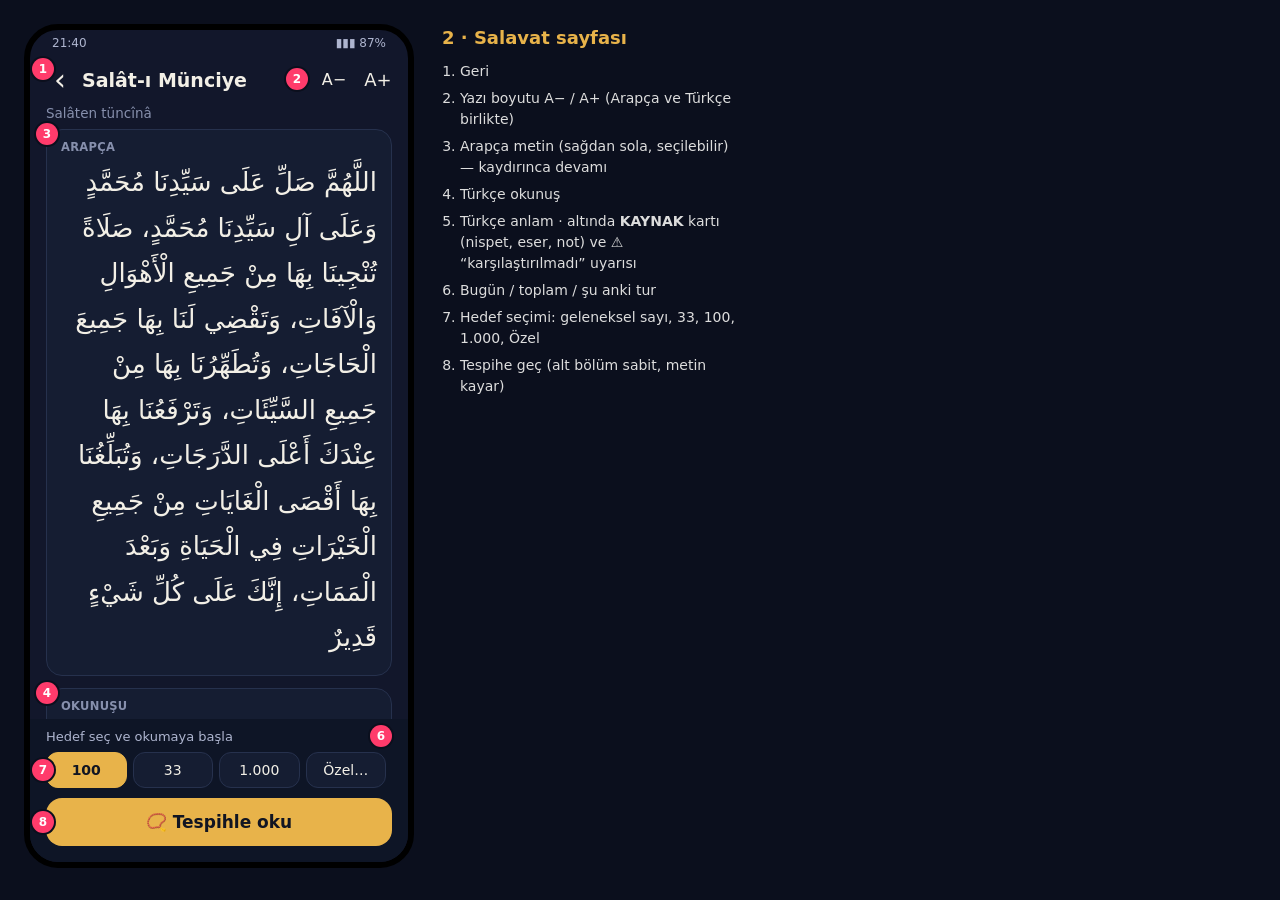
<file: docs/ui/2-salavat.html>
<html><head><meta charset="utf-8"><style>
*{box-sizing:border-box;margin:0;padding:0}
body{background:#0b0f1d;font-family:Roboto,"Noto Sans","DejaVu Sans",sans-serif;display:flex;gap:28px;padding:24px;align-items:flex-start}
.phone{width:390px;height:844px;background:#12172B;border-radius:34px;overflow:hidden;position:relative;border:6px solid #000;color:#F2EFE6;display:flex;flex-direction:column}
.status{height:26px;font-size:12px;color:#AEB5CF;padding:6px 22px;display:flex;justify-content:space-between}
.card{background:#151D32;border:1px solid #26314D;border-radius:16px}
.muted{color:#8790AD}.sec{color:#AEB5CF}.acc{color:#E8B34A}
.lbl{font-size:11.5px;font-weight:700;color:#8790AD;letter-spacing:.3px}
.n{position:absolute;background:#ff3b6b;color:#fff;font-size:12px;font-weight:700;width:22px;height:22px;border-radius:11px;display:flex;align-items:center;justify-content:center;box-shadow:0 0 0 2px #0b0f1d;z-index:9}
.rel{position:relative}
.ar{direction:rtl;text-align:right;font-family:"Noto Naskh Arabic","Amiri","DejaVu Sans",serif}
.legend{width:300px;color:#ddd;font-size:14px;line-height:1.5}
.legend h2{color:#E8B34A;font-size:18px;margin-bottom:10px}
.legend li{margin:0 0 6px 18px}
</style></head><body><div class="phone"><div class="status"><span>21:40</span><span>▮▮▮ 87%</span></div>
<div class="rel" style="display:flex;align-items:center;padding:6px 8px 4px"><span class="n" style="top:2px;left:2px">1</span><span class="n" style="top:12px;left:256px">2</span>
 <div style="width:44px;text-align:center;font-size:30px">‹</div><div style="flex:1;font-size:19px;font-weight:700">Salât-ı Münciye</div>
 <div style="width:44px;text-align:center;font-size:16px">A−</div><div style="width:44px;text-align:center;font-size:18px">A+</div></div>
<div class="rel" style="flex:1;overflow:hidden;padding:4px 16px 0">
 <div class="muted" style="font-size:13.5px;margin-bottom:8px">Salâten tüncînâ</div>
 <div class="rel"><span class="n" style="top:-6px;left:-10px">3</span><div class="card" style="padding:10px 14px 14px;margin-bottom:12px"><div class="lbl" style="margin-bottom:6px">ARAPÇA</div><div style="direction:rtl;text-align:right;font-size:26px;line-height:1.75;font-family:"Noto Naskh Arabic",serif">اللَّهُمَّ صَلِّ عَلَى سَيِّدِنَا مُحَمَّدٍ وَعَلَى آلِ سَيِّدِنَا مُحَمَّدٍ، صَلَاةً تُنْجِينَا بِهَا مِنْ جَمِيعِ الْأَهْوَالِ وَالْآفَاتِ، وَتَقْضِي لَنَا بِهَا جَمِيعَ الْحَاجَاتِ، وَتُطَهِّرُنَا بِهَا مِنْ جَمِيعِ السَّيِّئَاتِ، وَتَرْفَعُنَا بِهَا عِنْدَكَ أَعْلَى الدَّرَجَاتِ، وَتُبَلِّغُنَا بِهَا أَقْصَى الْغَايَاتِ مِنْ جَمِيعِ الْخَيْرَاتِ فِي الْحَيَاةِ وَبَعْدَ الْمَمَاتِ، إِنَّكَ عَلَى كُلِّ شَيْءٍ قَدِيرٌ</div></div></div>
 <div class="rel"><span class="n" style="top:-6px;left:-10px">4</span><div class="card" style="padding:10px 14px 14px;margin-bottom:12px"><div class="lbl" style="margin-bottom:6px">OKUNUŞU</div><div style="font-size:16px;line-height:1.35">Allâhümme salli alâ seyyidinâ Muhammedin ve alâ âli seyyidinâ Muhammed, salâten tüncînâ bihâ min cemî'i'l-ehvâli ve'l-âfât, ve takdî lenâ bihâ cemî'a'l-hâcât, ve tutahhirunâ bihâ min cemî'i's-seyyiât, ve terfe'unâ bihâ indeke a'le'd-derecât, ve tübelliġunâ bihâ aksa'l-ġâyâti min cemî'i'l-hayrâti fi'l-hayâti ve ba'de'l-memât, inneke alâ külli şey'in kadîr.</div></div></div>
 <div class="rel"><span class="n" style="top:-6px;left:-10px">5</span><div class="card" style="padding:10px 14px 14px;margin-bottom:12px"><div class="lbl" style="margin-bottom:6px">ANLAMI</div><div style="font-size:16px;line-height:1.35;color:#AEB5CF">Allah'ım! Efendimiz Muhammed'e ve ailesine öyle bir salât eyle ki onunla bizi bütün korkulardan ve âfetlerden kurtarasın, bütün ihtiyaçlarımızı karşılayasın, bizi bütün günahlardan temizleyesin, katında en yüksek derecelere çıkarasın; hayatta da ölümden sonra da bütün hayırların en uç noktasına ulaştırasın. Şüphesiz sen her şeye kadirsin.</div></div></div>
</div>
<div class="rel" style="background:#0E1526;padding:10px 16px 16px"><span class="n" style="top:6px;left:340px">6</span><span class="n" style="top:40px;left:2px">7</span><span class="n" style="top:92px;left:2px">8</span>
 <div class="sec" style="font-size:13px">Hedef seç ve okumaya başla</div>
 <div style="display:flex;margin-top:8px"><div style="flex:1;margin-right:6px;text-align:center;padding:9px 4px;border-radius:12px;font-size:14px;background:#E8B34A;color:#111522;font-weight:700;border:1px solid #E8B34A">100</div><div style="flex:1;margin-right:6px;text-align:center;padding:9px 4px;border-radius:12px;font-size:14px;background:#151D32;border:1px solid #26314D">33</div><div style="flex:1;margin-right:6px;text-align:center;padding:9px 4px;border-radius:12px;font-size:14px;background:#151D32;border:1px solid #26314D">1.000</div><div style="flex:1;margin-right:6px;text-align:center;padding:9px 4px;border-radius:12px;font-size:14px;background:#151D32;border:1px solid #26314D">Özel…</div></div>
 <div style="margin-top:10px;background:#E8B34A;color:#111522;border-radius:16px;text-align:center;padding:14px;font-weight:700;font-size:17px">📿  Tespihle oku</div>
</div></div><div class="legend"><h2>2 · Salavat sayfası</h2><ol><li>Geri</li><li>Yazı boyutu A− / A+ (Arapça ve Türkçe birlikte)</li><li>Arapça metin (sağdan sola, seçilebilir) — kaydırınca devamı</li><li>Türkçe okunuş</li><li>Türkçe anlam · altında <b>KAYNAK</b> kartı (nispet, eser, not) ve ⚠ “karşılaştırılmadı” uyarısı</li><li>Bugün / toplam / şu anki tur</li><li>Hedef seçimi: geleneksel sayı, 33, 100, 1.000, Özel</li><li>Tespihe geç (alt bölüm sabit, metin kayar)</li></ol></div></body></html>
</file>
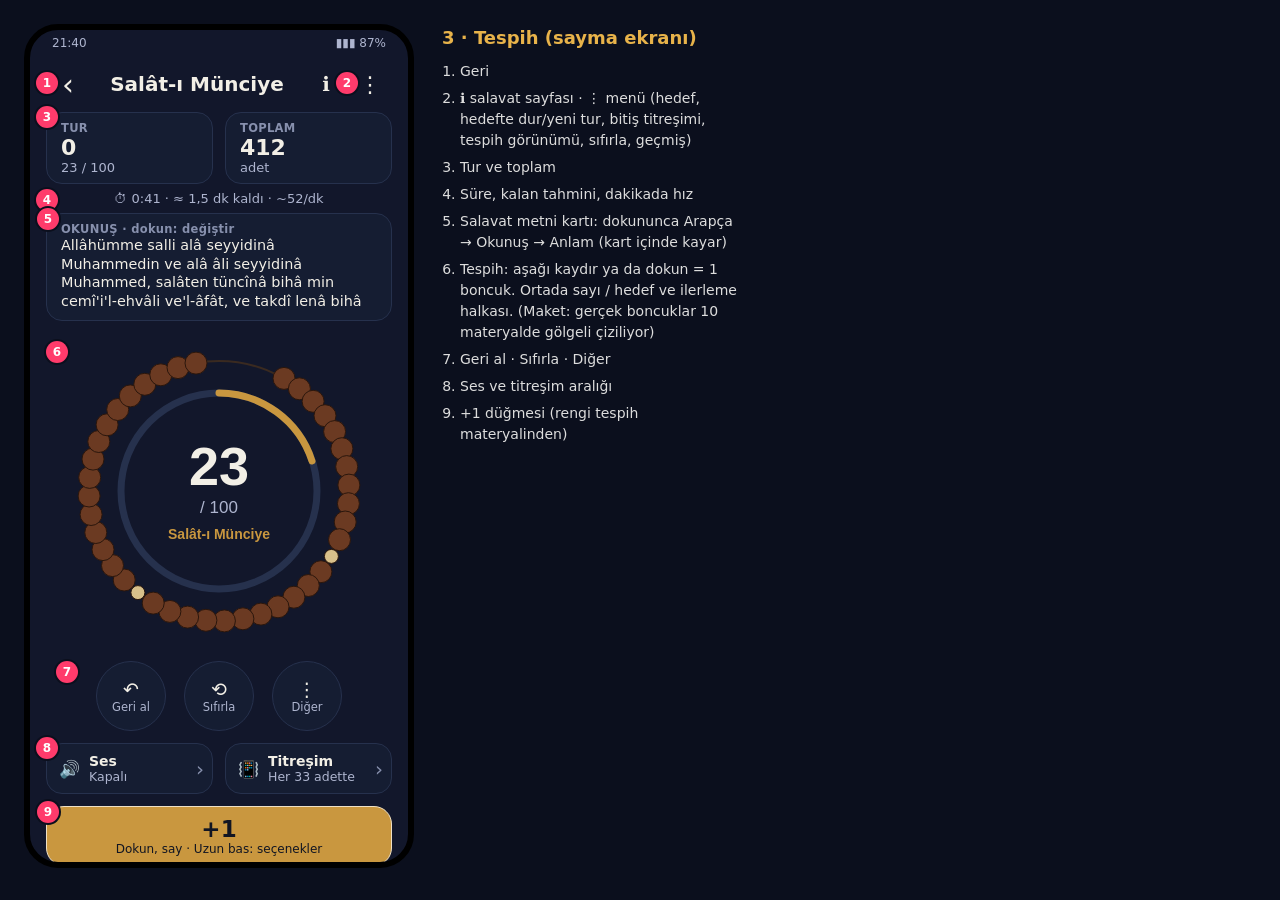
<file: docs/ui/3-tespih.html>
<html><head><meta charset="utf-8"><style>
*{box-sizing:border-box;margin:0;padding:0}
body{background:#0b0f1d;font-family:Roboto,"Noto Sans","DejaVu Sans",sans-serif;display:flex;gap:28px;padding:24px;align-items:flex-start}
.phone{width:390px;height:844px;background:#12172B;border-radius:34px;overflow:hidden;position:relative;border:6px solid #000;color:#F2EFE6;display:flex;flex-direction:column}
.status{height:26px;font-size:12px;color:#AEB5CF;padding:6px 22px;display:flex;justify-content:space-between}
.card{background:#151D32;border:1px solid #26314D;border-radius:16px}
.muted{color:#8790AD}.sec{color:#AEB5CF}.acc{color:#E8B34A}
.lbl{font-size:11.5px;font-weight:700;color:#8790AD;letter-spacing:.3px}
.n{position:absolute;background:#ff3b6b;color:#fff;font-size:12px;font-weight:700;width:22px;height:22px;border-radius:11px;display:flex;align-items:center;justify-content:center;box-shadow:0 0 0 2px #0b0f1d;z-index:9}
.rel{position:relative}
.ar{direction:rtl;text-align:right;font-family:"Noto Naskh Arabic","Amiri","DejaVu Sans",serif}
.legend{width:300px;color:#ddd;font-size:14px;line-height:1.5}
.legend h2{color:#E8B34A;font-size:18px;margin-bottom:10px}
.legend li{margin:0 0 6px 18px}
</style></head><body><div class="phone"><div class="status"><span>21:40</span><span>▮▮▮ 87%</span></div>
<div class="rel" style="padding:6px 16px 14px;flex:1;display:flex;flex-direction:column">
 <div class="rel" style="display:flex;align-items:center;height:44px"><span class="n" style="top:10px;left:-10px">1</span><span class="n" style="top:10px;left:290px">2</span>
  <div style="width:44px;text-align:center;font-size:30px">‹</div><div style="flex:1;text-align:center;font-size:20px;font-weight:700">Salât-ı Münciye</div>
  <div style="width:44px;text-align:center;font-size:20px">ℹ</div><div style="width:44px;text-align:center;font-size:22px">⋮</div></div>
 <div class="rel" style="display:flex;margin-top:6px"><span class="n" style="top:-6px;left:-10px">3</span>
  <div class="card" style="flex:1;padding:8px 14px"><div class="lbl">TUR</div><div style="font-size:22px;font-weight:700">0</div><div class="sec" style="font-size:13px">23 / 100</div></div>
  <div class="card" style="flex:1;padding:8px 14px;margin-left:12px"><div class="lbl">TOPLAM</div><div style="font-size:22px;font-weight:700">412</div><div class="sec" style="font-size:13px">adet</div></div></div>
 <div class="rel sec" style="font-size:13px;text-align:center;margin-top:7px"><span class="n" style="top:-2px;left:-10px">4</span>⏱ 0:41 · ≈ 1,5 dk kaldı · ~52/dk</div>
 <div class="rel card" style="padding:8px 14px 10px;margin-top:7px"><span class="n" style="top:-6px;left:-10px">5</span><div class="lbl">OKUNUŞ  ·  dokun: değiştir</div>
  <div style="font-size:14.4px;line-height:1.3;height:74px;overflow:hidden">Allâhümme salli alâ seyyidinâ Muhammedin ve alâ âli seyyidinâ Muhammed, salâten tüncînâ bihâ min cemî'i'l-ehvâli ve'l-âfât, ve takdî lenâ bihâ cemî'a'l-hâcât, ve tutahhirunâ bihâ min cemî'i's-seyyiât, ve terfe'unâ bihâ indeke a'le'd-derecât, ve tübelliġunâ bihâ aksa'l-ġâyâti min cemî'i'l-hayrâti fi'l-hayâti ve ba'de'l-memât, inneke alâ külli şey'in kadîr.</div></div>
 <div class="rel" style="flex:1;display:flex;align-items:center;justify-content:center"><span class="n" style="top:20px;left:0px">6</span><svg width="340" height="340" viewBox="0 0 340 340"><circle cx="170" cy="170" r="130" fill="none" stroke="#3a2a20" stroke-width="2"/><circle cx="235.0" cy="57.4" r="11" fill="#6b3a22" stroke="#2a160c" stroke-width="1"/><circle cx="250.4" cy="67.8" r="11" fill="#6b3a22" stroke="#2a160c" stroke-width="1"/><circle cx="264.1" cy="80.3" r="11" fill="#6b3a22" stroke="#2a160c" stroke-width="1"/><circle cx="276.0" cy="94.7" r="11" fill="#6b3a22" stroke="#2a160c" stroke-width="1"/><circle cx="285.6" cy="110.6" r="11" fill="#6b3a22" stroke="#2a160c" stroke-width="1"/><circle cx="292.9" cy="127.7" r="11" fill="#6b3a22" stroke="#2a160c" stroke-width="1"/><circle cx="297.7" cy="145.6" r="11" fill="#6b3a22" stroke="#2a160c" stroke-width="1"/><circle cx="299.9" cy="164.1" r="11" fill="#6b3a22" stroke="#2a160c" stroke-width="1"/><circle cx="299.4" cy="182.7" r="11" fill="#6b3a22" stroke="#2a160c" stroke-width="1"/><circle cx="296.2" cy="201.0" r="11" fill="#6b3a22" stroke="#2a160c" stroke-width="1"/><circle cx="290.5" cy="218.7" r="11" fill="#6b3a22" stroke="#2a160c" stroke-width="1"/><circle cx="282.4" cy="235.4" r="7" fill="#d8c08a" stroke="#2a160c" stroke-width="1"/><circle cx="271.9" cy="250.7" r="11" fill="#6b3a22" stroke="#2a160c" stroke-width="1"/><circle cx="259.3" cy="264.5" r="11" fill="#6b3a22" stroke="#2a160c" stroke-width="1"/><circle cx="244.9" cy="276.2" r="11" fill="#6b3a22" stroke="#2a160c" stroke-width="1"/><circle cx="229.0" cy="285.8" r="11" fill="#6b3a22" stroke="#2a160c" stroke-width="1"/><circle cx="211.9" cy="293.1" r="11" fill="#6b3a22" stroke="#2a160c" stroke-width="1"/><circle cx="193.9" cy="297.8" r="11" fill="#6b3a22" stroke="#2a160c" stroke-width="1"/><circle cx="175.4" cy="299.9" r="11" fill="#6b3a22" stroke="#2a160c" stroke-width="1"/><circle cx="156.9" cy="299.3" r="11" fill="#6b3a22" stroke="#2a160c" stroke-width="1"/><circle cx="138.6" cy="296.1" r="11" fill="#6b3a22" stroke="#2a160c" stroke-width="1"/><circle cx="120.9" cy="290.4" r="11" fill="#6b3a22" stroke="#2a160c" stroke-width="1"/><circle cx="104.2" cy="282.1" r="11" fill="#6b3a22" stroke="#2a160c" stroke-width="1"/><circle cx="88.9" cy="271.6" r="7" fill="#d8c08a" stroke="#2a160c" stroke-width="1"/><circle cx="75.2" cy="259.0" r="11" fill="#6b3a22" stroke="#2a160c" stroke-width="1"/><circle cx="63.5" cy="244.6" r="11" fill="#6b3a22" stroke="#2a160c" stroke-width="1"/><circle cx="54.0" cy="228.6" r="11" fill="#6b3a22" stroke="#2a160c" stroke-width="1"/><circle cx="46.8" cy="211.5" r="11" fill="#6b3a22" stroke="#2a160c" stroke-width="1"/><circle cx="42.1" cy="193.5" r="11" fill="#6b3a22" stroke="#2a160c" stroke-width="1"/><circle cx="40.1" cy="175.0" r="11" fill="#6b3a22" stroke="#2a160c" stroke-width="1"/><circle cx="40.7" cy="156.4" r="11" fill="#6b3a22" stroke="#2a160c" stroke-width="1"/><circle cx="44.0" cy="138.1" r="11" fill="#6b3a22" stroke="#2a160c" stroke-width="1"/><circle cx="49.8" cy="120.5" r="11" fill="#6b3a22" stroke="#2a160c" stroke-width="1"/><circle cx="58.1" cy="103.8" r="11" fill="#6b3a22" stroke="#2a160c" stroke-width="1"/><circle cx="68.7" cy="88.5" r="11" fill="#6b3a22" stroke="#2a160c" stroke-width="1"/><circle cx="81.3" cy="74.9" r="11" fill="#6b3a22" stroke="#2a160c" stroke-width="1"/><circle cx="95.8" cy="63.3" r="11" fill="#6b3a22" stroke="#2a160c" stroke-width="1"/><circle cx="111.8" cy="53.8" r="11" fill="#6b3a22" stroke="#2a160c" stroke-width="1"/><circle cx="129.0" cy="46.6" r="11" fill="#6b3a22" stroke="#2a160c" stroke-width="1"/><circle cx="147.0" cy="42.1" r="11" fill="#6b3a22" stroke="#2a160c" stroke-width="1"/>
<circle cx="170" cy="170" r="98" fill="none" stroke="#26314D" stroke-width="7"/><path d="M170 72 A98 98 0 0 1 263 140" stroke="#C9973F" stroke-width="7" fill="none" stroke-linecap="round"/>
<text x="170" y="164" fill="#F2EFE6" font-size="54" font-weight="700" text-anchor="middle" font-family="Roboto,sans-serif">23</text>
<text x="170" y="192" fill="#AEB5CF" font-size="17" text-anchor="middle" font-family="Roboto,sans-serif">/ 100</text>
<text x="170" y="218" fill="#C9973F" font-size="14" font-weight="700" text-anchor="middle" font-family="Roboto,sans-serif">Salât-ı Münciye</text></svg></div>
 <div class="rel" style="display:flex;justify-content:center"><span class="n" style="top:0px;left:10px">7</span><div style="width:70px;height:70px;border-radius:35px;background:#151D32;border:1px solid #26314D;display:flex;flex-direction:column;align-items:center;justify-content:center;margin:0 9px"><div style="font-size:19px">↶</div><div class="sec" style="font-size:11.5px">Geri al</div></div><div style="width:70px;height:70px;border-radius:35px;background:#151D32;border:1px solid #26314D;display:flex;flex-direction:column;align-items:center;justify-content:center;margin:0 9px"><div style="font-size:19px">⟲</div><div class="sec" style="font-size:11.5px">Sıfırla</div></div><div style="width:70px;height:70px;border-radius:35px;background:#151D32;border:1px solid #26314D;display:flex;flex-direction:column;align-items:center;justify-content:center;margin:0 9px"><div style="font-size:19px">⋮</div><div class="sec" style="font-size:11.5px">Diğer</div></div></div>
 <div class="rel" style="display:flex;margin-top:12px"><span class="n" style="top:-6px;left:-10px">8</span>
  <div class="card" style="flex:1;display:flex;align-items:center;padding:9px 8px 9px 12px"><span style="font-size:17px;margin-right:9px">🔊</span><div style="flex:1"><div style="font-size:14px;font-weight:700">Ses</div><div class="sec" style="font-size:12.5px">Kapalı</div></div><span class="muted" style="font-size:20px">›</span></div>
  <div class="card" style="flex:1;display:flex;align-items:center;padding:9px 8px 9px 12px;margin-left:12px"><span style="font-size:17px;margin-right:9px">📳</span><div style="flex:1"><div style="font-size:14px;font-weight:700">Titreşim</div><div class="sec" style="font-size:12.5px">Her 33 adette</div></div><span class="muted" style="font-size:20px">›</span></div></div>
 <div class="rel" style="margin-top:12px;background:#C9973F;border:1px solid #efe0c5;border-radius:18px;text-align:center;padding:9px;color:#111522"><span class="n" style="top:-6px;left:-10px">9</span>
  <div style="font-size:23px;font-weight:700">+1</div><div style="font-size:12px">Dokun, say  ·  Uzun bas: seçenekler</div></div>
</div></div><div class="legend"><h2>3 · Tespih (sayma ekranı)</h2><ol><li>Geri</li><li>ℹ salavat sayfası · ⋮ menü (hedef, hedefte dur/yeni tur, bitiş titreşimi, tespih görünümü, sıfırla, geçmiş)</li><li>Tur ve toplam</li><li>Süre, kalan tahmini, dakikada hız</li><li>Salavat metni kartı: dokununca Arapça → Okunuş → Anlam (kart içinde kayar)</li><li>Tespih: aşağı kaydır ya da dokun = 1 boncuk. Ortada sayı / hedef ve ilerleme halkası. (Maket: gerçek boncuklar 10 materyalde gölgeli çiziliyor)</li><li>Geri al · Sıfırla · Diğer</li><li>Ses ve titreşim aralığı</li><li>+1 düğmesi (rengi tespih materyalinden)</li></ol></div></body></html>
</file>
